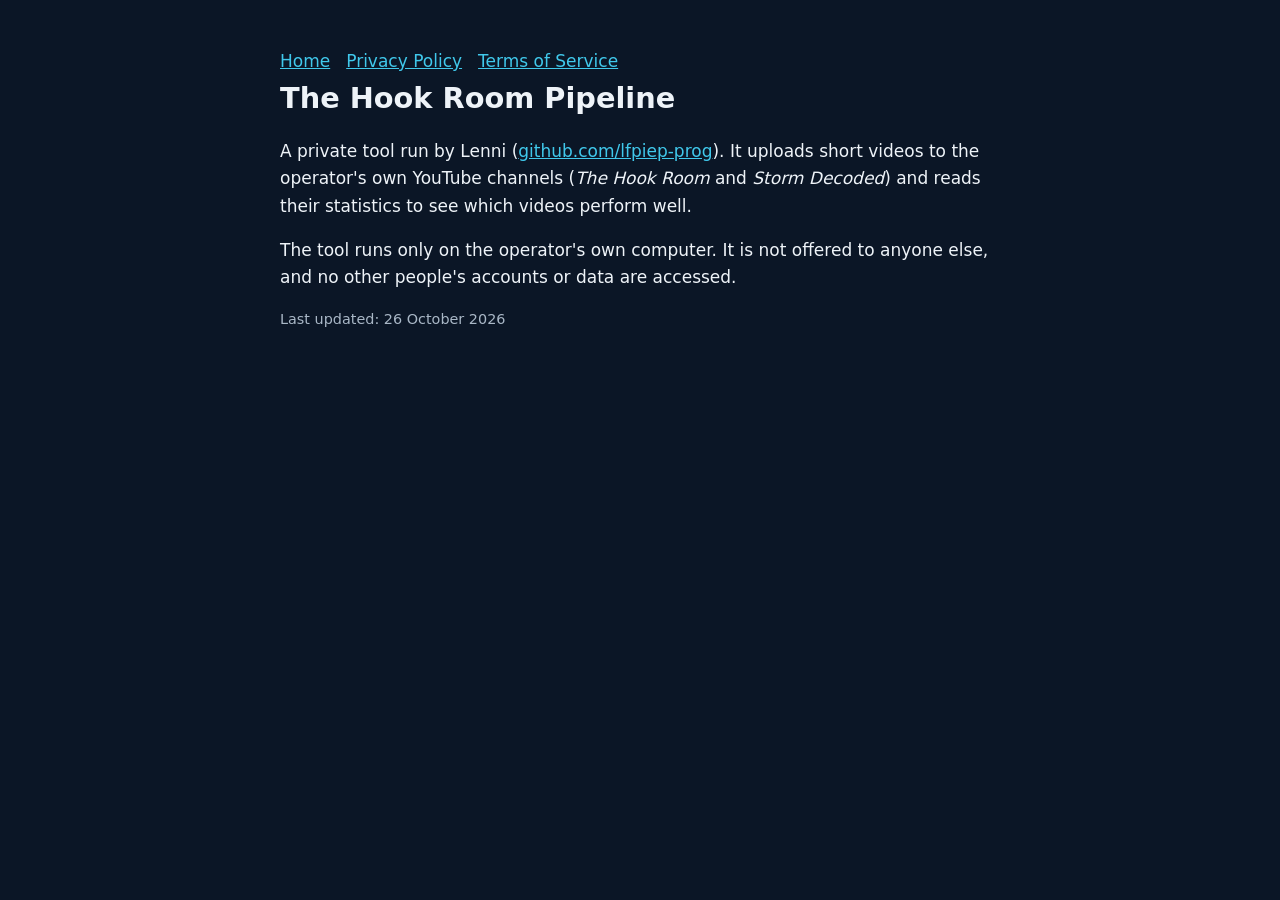
<file: index.html>
<!doctype html>
<html lang="en">
<head><meta charset="utf-8"><meta name="viewport" content="width=device-width, initial-scale=1">
<title>The Hook Room Pipeline</title><link rel="stylesheet" href="stil.css"></head>
<body><main>
<nav><a href="index.html">Home</a><a href="privacy.html">Privacy Policy</a><a href="terms.html">Terms of Service</a></nav>
<h1>The Hook Room Pipeline</h1>
<p>A private tool run by Lenni (<a href="https://github.com/lfpiep-prog">github.com/lfpiep-prog</a>). It uploads short videos to the operator's own YouTube channels (<em>The Hook Room</em> and <em>Storm Decoded</em>) and reads their statistics to see which videos perform well.</p>
<p>The tool runs only on the operator's own computer. It is not offered to anyone else, and no other people's accounts or data are accessed.</p>
<p class="klein">Last updated: 26 October 2026</p>
</main></body></html>
</file>
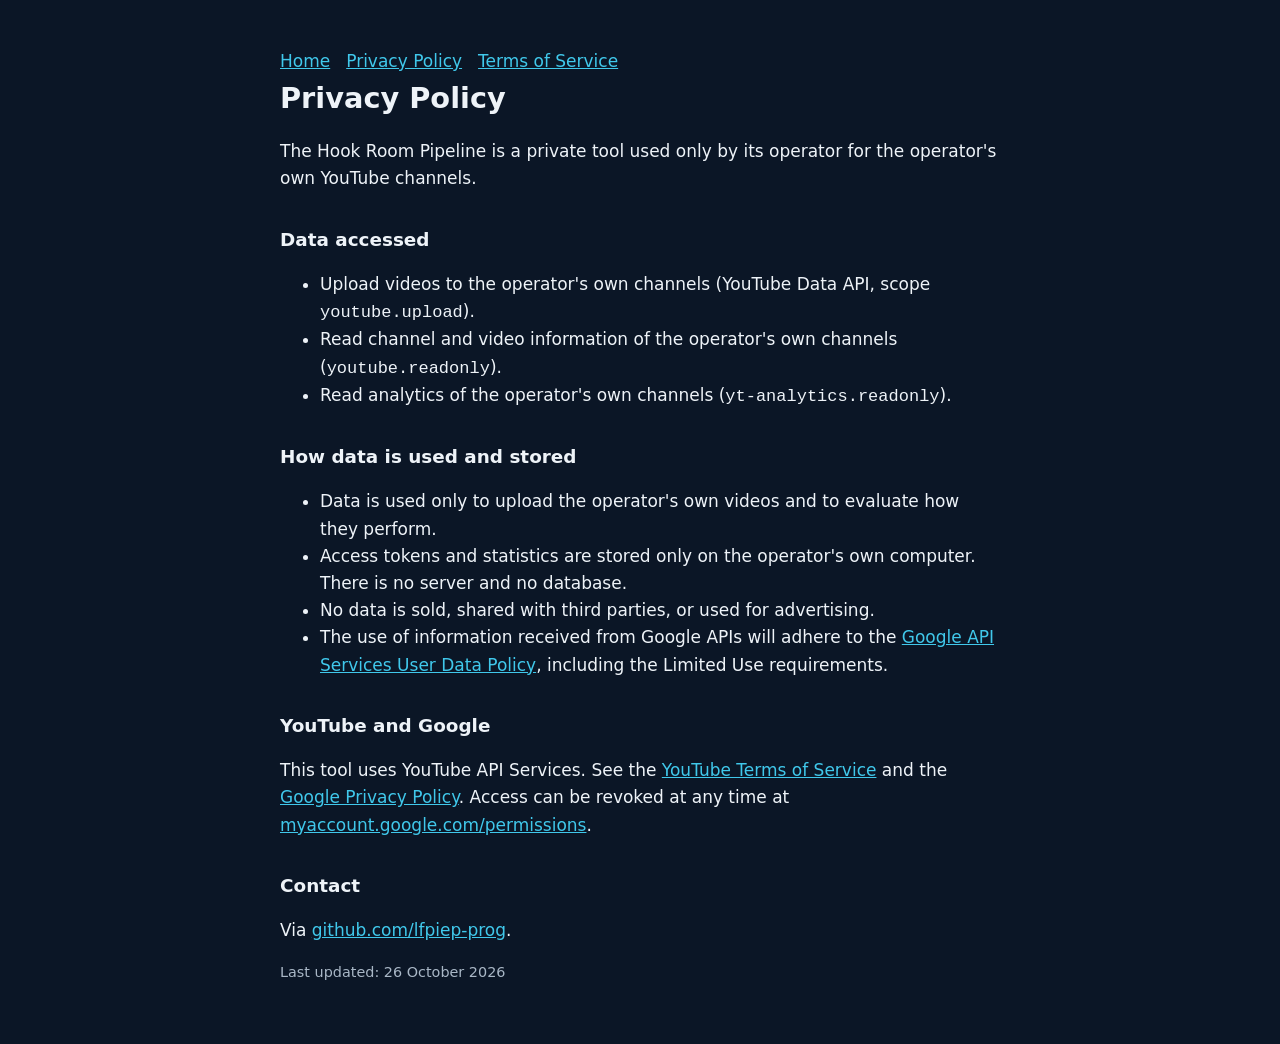
<file: privacy.html>
<!doctype html>
<html lang="en">
<head><meta charset="utf-8"><meta name="viewport" content="width=device-width, initial-scale=1">
<title>Privacy Policy – The Hook Room Pipeline</title><link rel="stylesheet" href="stil.css"></head>
<body><main>
<nav><a href="index.html">Home</a><a href="privacy.html">Privacy Policy</a><a href="terms.html">Terms of Service</a></nav>
<h1>Privacy Policy</h1>
<p>The Hook Room Pipeline is a private tool used only by its operator for the operator's own YouTube channels.</p>
<h2>Data accessed</h2>
<ul>
<li>Upload videos to the operator's own channels (YouTube Data API, scope <code>youtube.upload</code>).</li>
<li>Read channel and video information of the operator's own channels (<code>youtube.readonly</code>).</li>
<li>Read analytics of the operator's own channels (<code>yt-analytics.readonly</code>).</li>
</ul>
<h2>How data is used and stored</h2>
<ul>
<li>Data is used only to upload the operator's own videos and to evaluate how they perform.</li>
<li>Access tokens and statistics are stored only on the operator's own computer. There is no server and no database.</li>
<li>No data is sold, shared with third parties, or used for advertising.</li>
<li>The use of information received from Google APIs will adhere to the <a href="https://developers.google.com/terms/api-services-user-data-policy">Google API Services User Data Policy</a>, including the Limited Use requirements.</li>
</ul>
<h2>YouTube and Google</h2>
<p>This tool uses YouTube API Services. See the <a href="https://www.youtube.com/t/terms">YouTube Terms of Service</a> and the <a href="https://policies.google.com/privacy">Google Privacy Policy</a>. Access can be revoked at any time at <a href="https://myaccount.google.com/permissions">myaccount.google.com/permissions</a>.</p>
<h2>Contact</h2>
<p>Via <a href="https://github.com/lfpiep-prog">github.com/lfpiep-prog</a>.</p>
<p class="klein">Last updated: 26 October 2026</p>
</main></body></html>
</file>
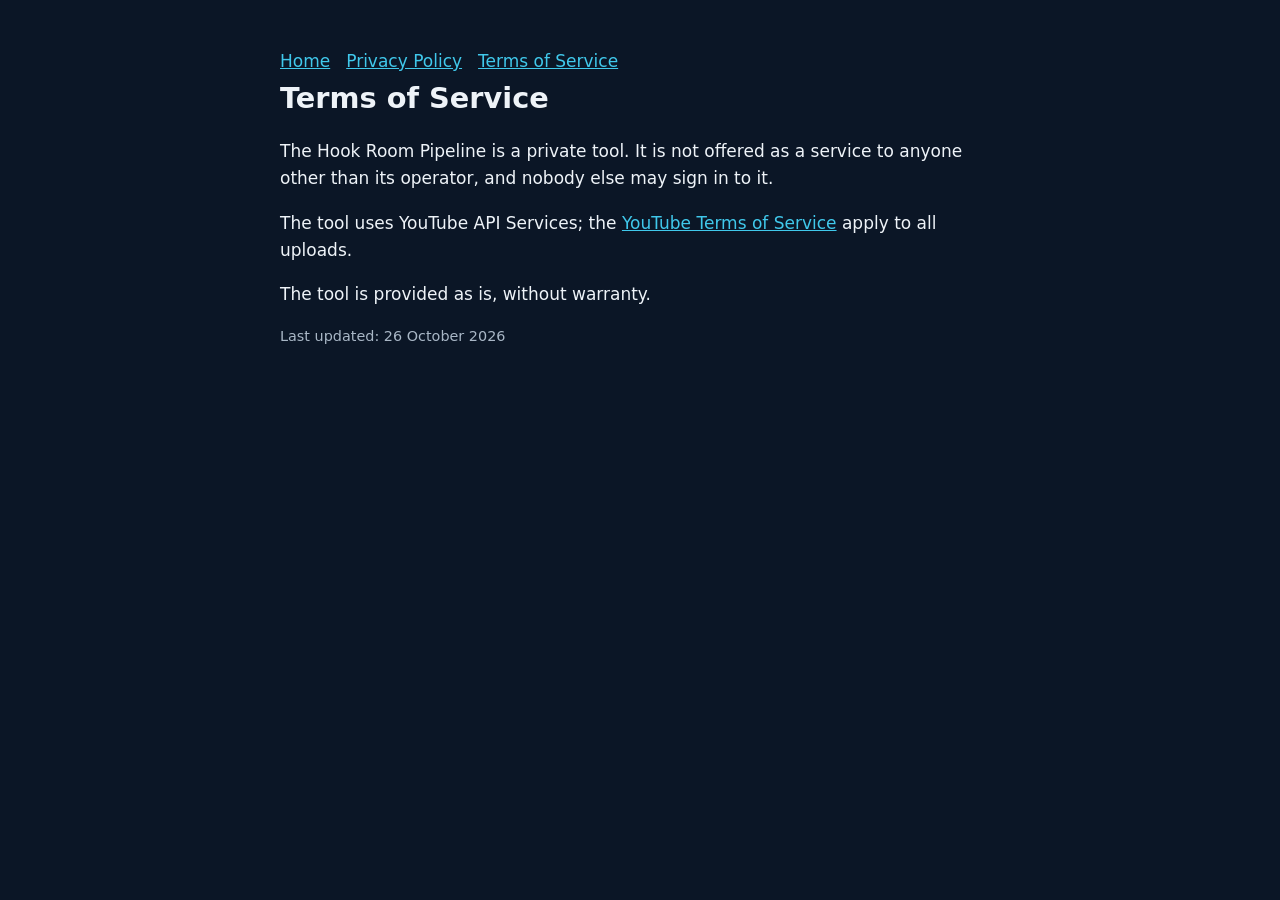
<file: terms.html>
<!doctype html>
<html lang="en">
<head><meta charset="utf-8"><meta name="viewport" content="width=device-width, initial-scale=1">
<title>Terms of Service – The Hook Room Pipeline</title><link rel="stylesheet" href="stil.css"></head>
<body><main>
<nav><a href="index.html">Home</a><a href="privacy.html">Privacy Policy</a><a href="terms.html">Terms of Service</a></nav>
<h1>Terms of Service</h1>
<p>The Hook Room Pipeline is a private tool. It is not offered as a service to anyone other than its operator, and nobody else may sign in to it.</p>
<p>The tool uses YouTube API Services; the <a href="https://www.youtube.com/t/terms">YouTube Terms of Service</a> apply to all uploads.</p>
<p>The tool is provided as is, without warranty.</p>
<p class="klein">Last updated: 26 October 2026</p>
</main></body></html>
</file>
<file: stil.css>
:root { --bg: #0b1626; --text: #eef3f8; --muted: #a9b7c6; --accent: #40c8eb; }
body { margin: 0; background: var(--bg); color: var(--text); font: 17px/1.6 system-ui, -apple-system, "Segoe UI", sans-serif; }
main { max-width: 720px; margin: 0 auto; padding: 48px 16px; }
h1 { font-size: 1.8rem; margin: 0 0 8px; } h2 { font-size: 1.15rem; margin-top: 32px; }
a { color: var(--accent); } p, li { color: var(--text); } .klein { color: var(--muted); font-size: .9rem; }
nav a { margin-right: 16px; }
</file>
